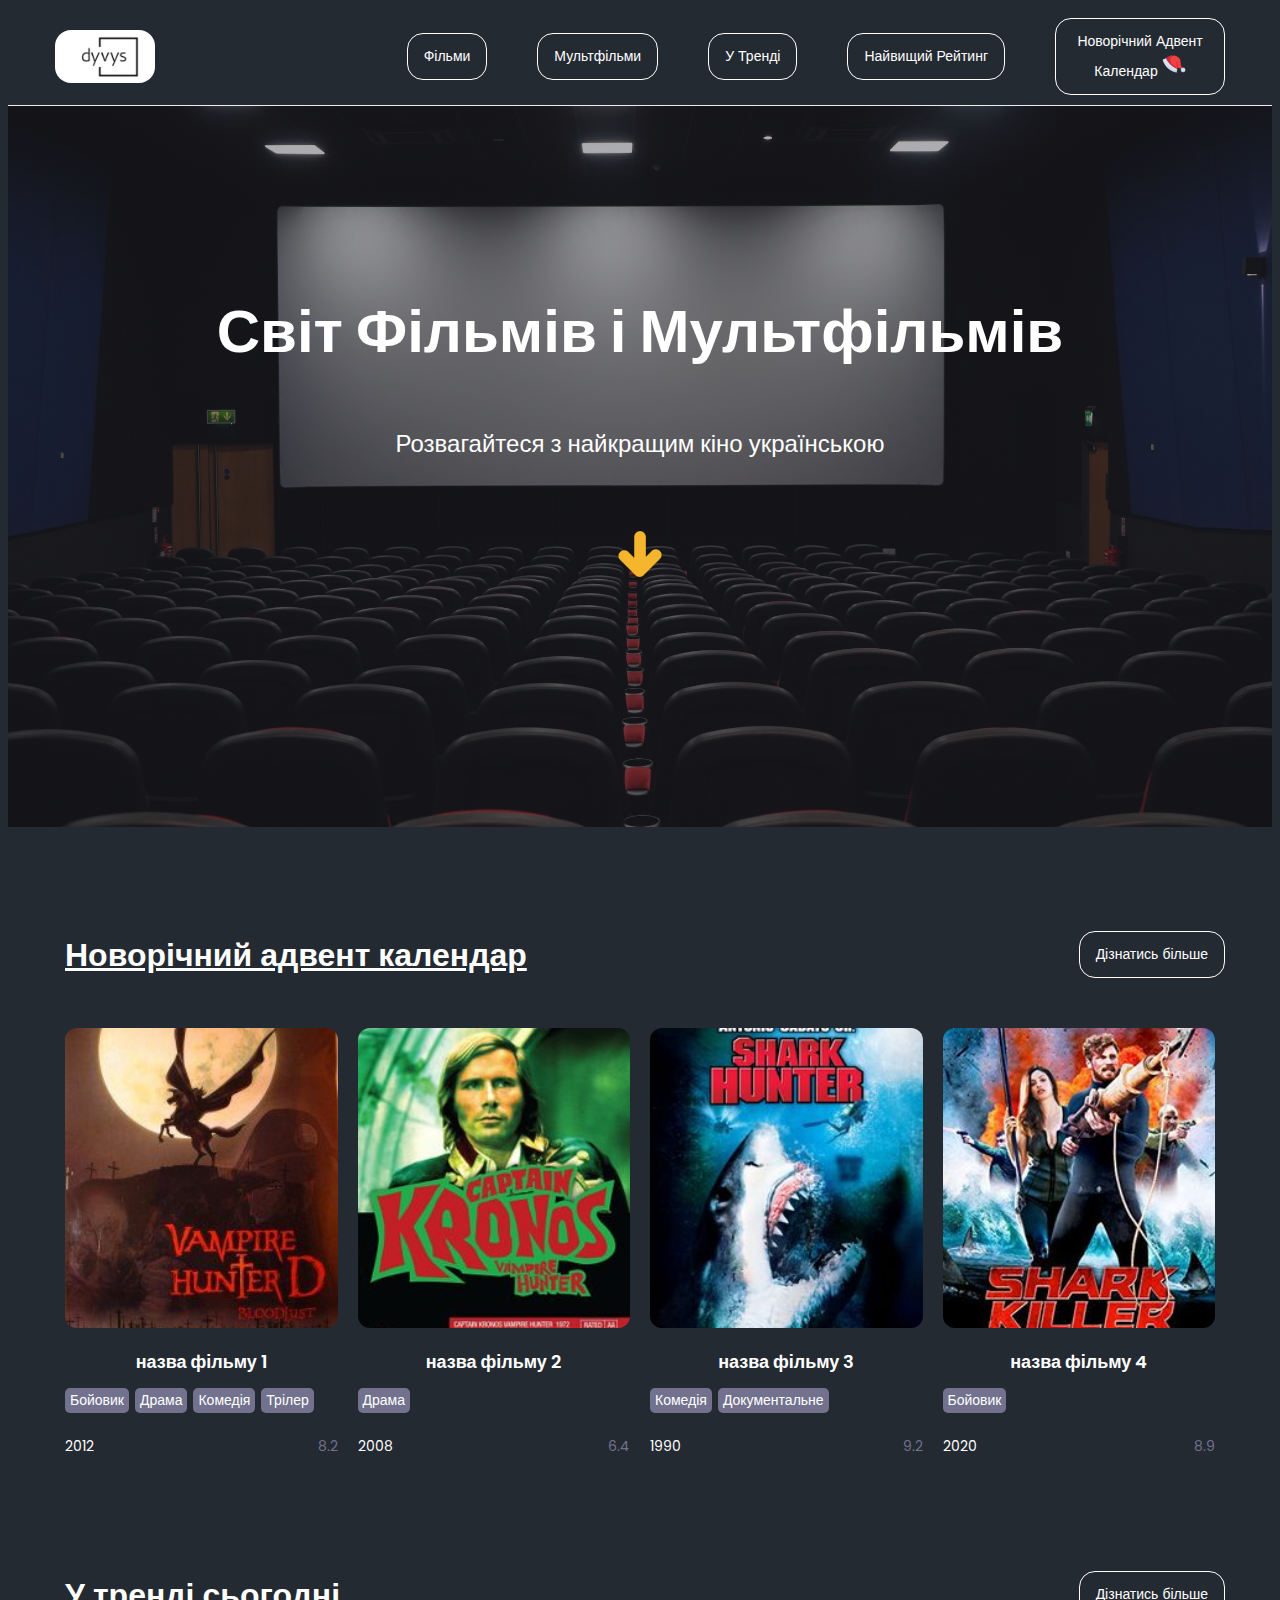
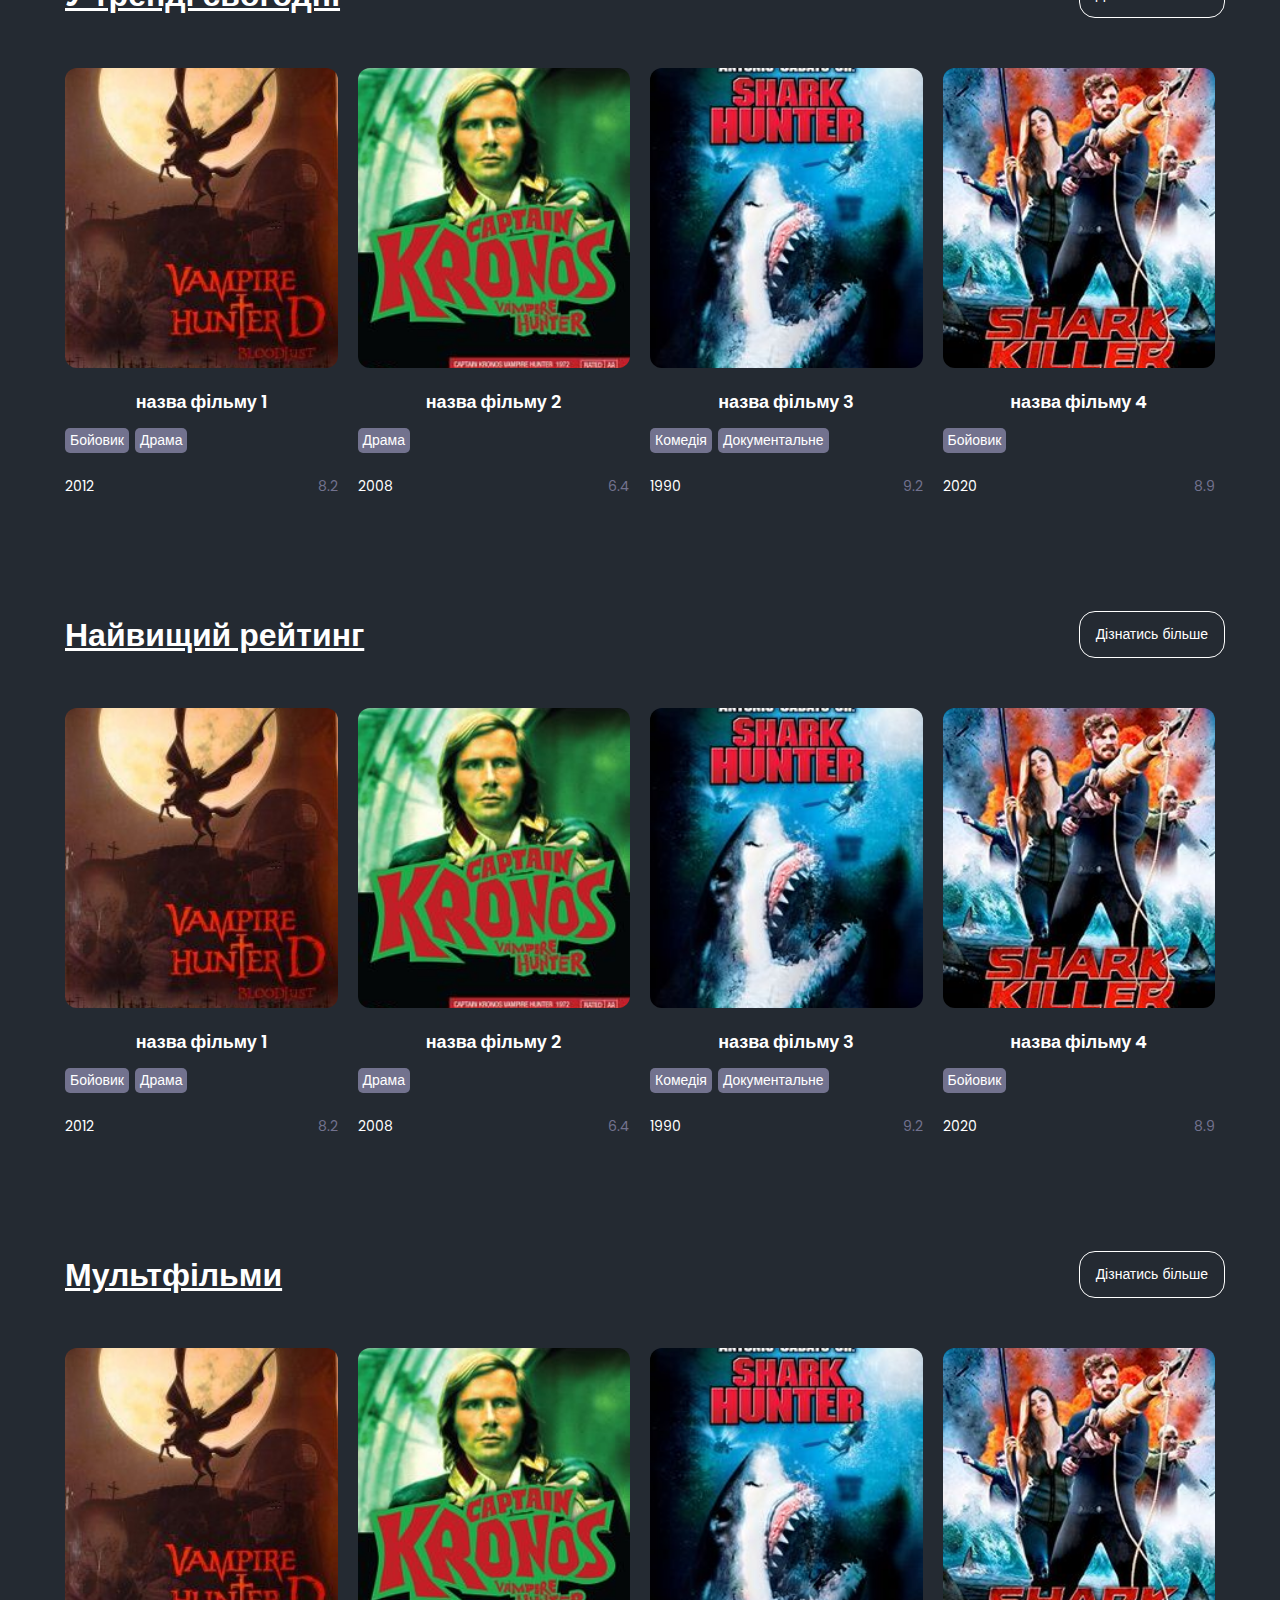
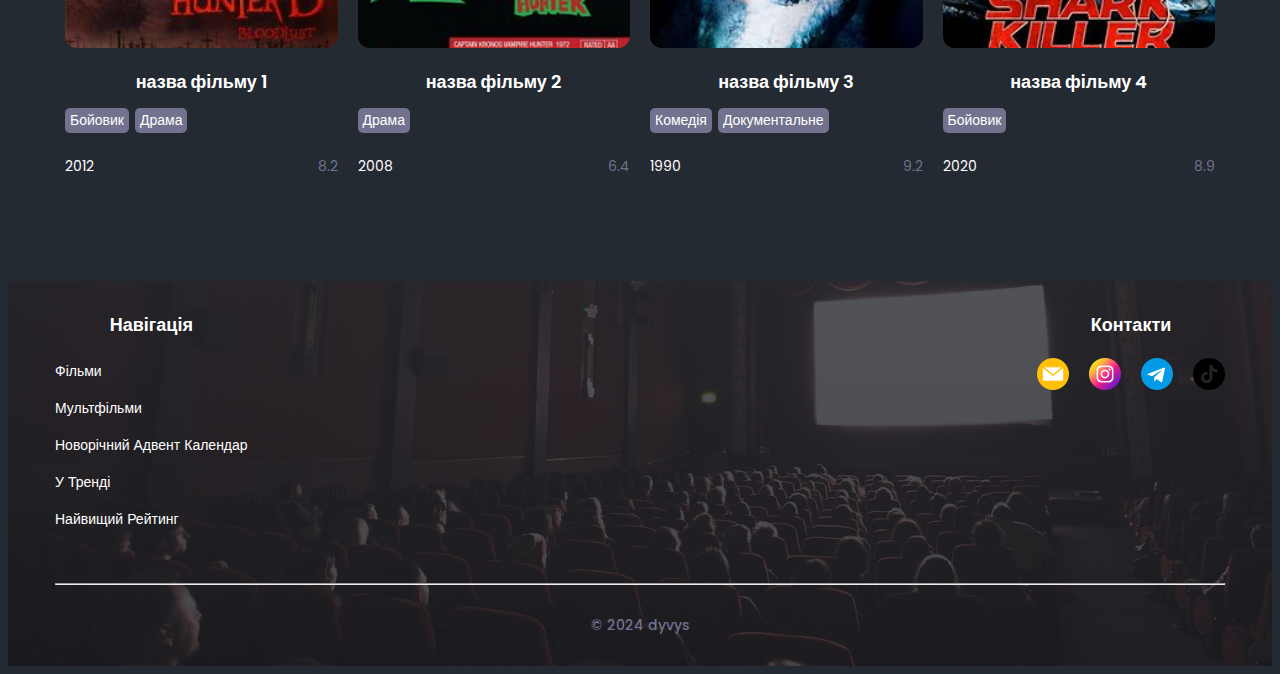
<file: index.html>
<!DOCTYPE html>
<html lang="en">
  <head>
    <meta charset="UTF-8" />
    <meta name="viewport" content="width=device-width, initial-scale=1.0" />
    <title>Домашня | Dyvys</title>
    <link
      rel="stylesheet"
      href="https://cdnjs.cloudflare.com/ajax/libs/modern-normalize/2.0.0/modern-normalize.min.css"
      integrity="sha512-4xo8blKMVCiXpTaLzQSLSw3KFOVPWhm/TRtuPVc4WG6kUgjH6J03IBuG7JZPkcWMxJ5huwaBpOpnwYElP/m6wg=="
      crossorigin="anonymous"
      referrerpolicy="no-referrer"
    />
    <link
      href="https://fonts.googleapis.com/css2?family=Poppins:wght@400;500;600;700&display=swap"
      rel="stylesheet"
    />
    <link rel="stylesheet" href="./styles/index.css" />
    <link
      rel="apple-touch-icon"
      sizes="180x180"
      href="./images/favicons/apple-touch-icon.png"
    />
    <link
      rel="icon"
      type="image/png"
      sizes="32x32"
      href="./images/favicons/favicon-32x32.png"
    />
    <link
      rel="icon"
      type="image/png"
      sizes="16x16"
      href="./images/favicons/favicon-16x16.png"
    />
    <link rel="manifest" href="./images/favicons/site.webmanifest" />
    <link
      rel="icon shortcut"
      href="./images//favicons/favicon.ico"
      type="image/ico"
    />
  </head>
  <body>
    <header class="header">
      <div class="container">
        <nav class="navigation">
          <a href="./index.html" class="header-navigation-logo-link">
            <img
              src="./images/logo.png"
              alt="Лого вебсайту"
              width="100px"
              class="header-navigation-logo"
            />
          </a>
          <ul class="list">
            <li class="item">
              <a href="./movies.html" class="link">фільми</a>
            </li>
            <li class="item">
              <a href="./cartoons.html" class="link">мультфільми</a>
            </li>

            <li class="item">
              <a href="./trends.html" class="link">у тренді</a>
            </li>
            <li class="item">
              <a href="./top-rated.html" class="link">найвищий рейтинг</a>
            </li>
            <li class="item">
              <a href="./advent-calenndar.html" class="link"
                >новорічний адвент календар
                <img
                  src="./images/header/santa-hat.png"
                  width="24px"
                  alt="Santa hat"
                  class="link-image"
              /></a>
            </li>
          </ul>
        </nav>

        <div class="mob-wrapper">
          <a href="./index.html" class="logo-link">
            <img
              src="./images/logo.png"
              alt="Лого вебсайту"
              width="60px"
              class="logo"
            />
          </a>

          <button type="button" class="burger-button js-mobile-menu-toggle">
            <img
              src="./images/header/menu-bar.png"
              alt="burger bar"
              width="36x"
              class="burger-image"
            />
          </button>

          <div class="mob-menu js-mobile-menu is-hidden">
            <button class="close-btn js-mobile-menu-close">
              <img
                src="./images/header/close.png"
                alt="cross"
                width="24px"
                class="cross-image"
              />
            </button>
            <ul class="list">
              <li class="item">
                <a href="./movies.html" class="link">фільми</a>
              </li>
              <li class="item">
                <a href="./cartoons.html" class="link">мультфільми</a>
              </li>

              <li class="item">
                <a href="./trends.html" class="link">у тренді</a>
              </li>
              <li class="item">
                <a href="./top-rated.html" class="link">найвищий рейтинг</a>
              </li>
              <li class="item">
                <a href="./advent-calenndar.html" class="link"
                  >новорічний адвент календар
                  <img
                    src="./images/header/santa-hat.png"
                    width="18px"
                    alt="Santa hat"
                    class="link-image"
                /></a>
              </li>
            </ul>
          </div>
        </div>
      </div>
    </header>

    <section class="section hero">
      <div class="container">
        <h1 class="hero-title">Світ Фільмів і Мультфільмів</h1>
        <p class="text">Розвагайтеся з найкращим кіно українською</p>
        <a href="#start" class="hero-arrow">
          <img src="./images/hero/arrow.png" alt="arrow bottom" width="46px"
        /></a>
      </div>
    </section>

    <div id="start"></div>

    <section class="section calendar">
      <div class="container accent-container">
        <div class="section-title-wrapper">
          <h2 class="title">Новорічний адвент календар</h2>
          <a href="./advent-calenndar.html" class="link">Дізнатись більше</a>
        </div>
        <ul class="movies-list">
          <li class="movies-item">
            <img
              src="./data/movie-photo.jpg"
              alt="назва фідльму"
              class="image"
              width="220px"
            />
            <div class="description-wrapper">
              <h3 class="movie-title">назва фільму 1</h3>
              <ul class="genres-list">
                <li class="gnre-item">
                  <p class="genre-text">Бойовик</p>
                </li>

                <li class="gnre-item">
                  <p class="genre-text">Драма</p>
                </li>

                <li class="gnre-item">
                  <p class="genre-text">Комедія</p>
                </li>
                <li class="gnre-item">
                  <p class="genre-text">Трілер</p>
                </li>
              </ul>
              <div class="movies-item-footer">
                <p class="movie-year">2012</p>
                <p class="movie-rating">8.2</p>
              </div>
            </div>
          </li>
          <li class="movies-item">
            <img
              src="./data/movie-2.jpeg"
              alt="назва фідльму"
              class="image"
              width="220px"
            />
            <div class="description-wrapper">
              <h3 class="movie-title">назва фільму 2</h3>
              <ul class="genres-list">
                <li class="gnre-item">
                  <p class="genre-text">Драма</p>
                </li>
              </ul>
              <div class="movies-item-footer">
                <p class="movie-year">2008</p>
                <p class="movie-rating">6.4</p>
              </div>
            </div>
          </li>
          <li class="movies-item">
            <img
              src="./data/moview-3.jpeg"
              alt="назва фідльму"
              class="image"
              width="220px"
            />
            <div class="description-wrapper">
              <h3 class="movie-title">назва фільму 3</h3>
              <ul class="genres-list">
                <li class="gnre-item">
                  <p class="genre-text">Комедія</p>
                </li>

                <li class="gnre-item">
                  <p class="genre-text">Документальне</p>
                </li>
              </ul>
              <div class="movies-item-footer">
                <p class="movie-year">1990</p>
                <p class="movie-rating">9.2</p>
              </div>
            </div>
          </li>
          <li class="movies-item">
            <img
              src="./data/movie-4.jpeg"
              alt="назва фідльму"
              class="image"
              width="220px"
            />
            <div class="description-wrapper">
              <h3 class="movie-title">назва фільму 4</h3>
              <ul class="genres-list">
                <li class="gnre-item">
                  <p class="genre-text">Бойовик</p>
                </li>
              </ul>
              <div class="movies-item-footer">
                <p class="movie-year">2020</p>
                <p class="movie-rating">8.9</p>
              </div>
            </div>
          </li>
        </ul>
      </div>
    </section>

    <section class="section trends">
      <div class="container accent-container">
        <div class="section-title-wrapper">
          <h2 class="title">У тренді сьогодні</h2>
          <a href="./trуnds.html" class="link">Дізнатись більше</a>
        </div>
        <ul class="movies-list">
          <li class="movies-item">
            <img
              src="./data/movie-photo.jpg"
              alt="назва фідльму"
              class="image"
              width="220px"
            />
            <div class="description-wrapper">
              <h3 class="movie-title">назва фільму 1</h3>
              <ul class="genres-list">
                <li class="gnre-item">
                  <p class="genre-text">Бойовик</p>
                </li>

                <li class="gnre-item">
                  <p class="genre-text">Драма</p>
                </li>
              </ul>
              <div class="movies-item-footer">
                <p class="movie-year">2012</p>
                <p class="movie-rating">8.2</p>
              </div>
            </div>
          </li>
          <li class="movies-item">
            <img
              src="./data/movie-2.jpeg"
              alt="назва фідльму"
              class="image"
              width="220px"
            />
            <div class="description-wrapper">
              <h3 class="movie-title">назва фільму 2</h3>
              <ul class="genres-list">
                <li class="gnre-item">
                  <p class="genre-text">Драма</p>
                </li>
              </ul>
              <div class="movies-item-footer">
                <p class="movie-year">2008</p>
                <p class="movie-rating">6.4</p>
              </div>
            </div>
          </li>
          <li class="movies-item">
            <img
              src="./data/moview-3.jpeg"
              alt="назва фідльму"
              class="image"
              width="220px"
            />
            <div class="description-wrapper">
              <h3 class="movie-title">назва фільму 3</h3>
              <ul class="genres-list">
                <li class="gnre-item">
                  <p class="genre-text">Комедія</p>
                </li>

                <li class="gnre-item">
                  <p class="genre-text">Документальне</p>
                </li>
              </ul>
              <div class="movies-item-footer">
                <p class="movie-year">1990</p>
                <p class="movie-rating">9.2</p>
              </div>
            </div>
          </li>
          <li class="movies-item">
            <img
              src="./data/movie-4.jpeg"
              alt="назва фідльму"
              class="image"
              width="220px"
            />
            <div class="description-wrapper">
              <h3 class="movie-title">назва фільму 4</h3>
              <ul class="genres-list">
                <li class="gnre-item">
                  <p class="genre-text">Бойовик</p>
                </li>
              </ul>
              <div class="movies-item-footer">
                <p class="movie-year">2020</p>
                <p class="movie-rating">8.9</p>
              </div>
            </div>
          </li>
        </ul>
      </div>
    </section>

    <section class="section rated">
      <div class="container accent-container">
        <div class="section-title-wrapper">
          <h2 class="title">Найвищий рейтинг</h2>
          <a href="./top-rated.html" class="link">Дізнатись більше</a>
        </div>
        <ul class="movies-list">
          <li class="movies-item">
            <img
              src="./data/movie-photo.jpg"
              alt="назва фідльму"
              class="image"
              width="220px"
            />
            <div class="description-wrapper">
              <h3 class="movie-title">назва фільму 1</h3>
              <ul class="genres-list">
                <li class="gnre-item">
                  <p class="genre-text">Бойовик</p>
                </li>

                <li class="gnre-item">
                  <p class="genre-text">Драма</p>
                </li>
              </ul>
              <div class="movies-item-footer">
                <p class="movie-year">2012</p>
                <p class="movie-rating">8.2</p>
              </div>
            </div>
          </li>
          <li class="movies-item">
            <img
              src="./data/movie-2.jpeg"
              alt="назва фідльму"
              class="image"
              width="220px"
            />
            <div class="description-wrapper">
              <h3 class="movie-title">назва фільму 2</h3>
              <ul class="genres-list">
                <li class="gnre-item">
                  <p class="genre-text">Драма</p>
                </li>
              </ul>
              <div class="movies-item-footer">
                <p class="movie-year">2008</p>
                <p class="movie-rating">6.4</p>
              </div>
            </div>
          </li>
          <li class="movies-item">
            <img
              src="./data/moview-3.jpeg"
              alt="назва фідльму"
              class="image"
              width="220px"
            />
            <div class="description-wrapper">
              <h3 class="movie-title">назва фільму 3</h3>
              <ul class="genres-list">
                <li class="gnre-item">
                  <p class="genre-text">Комедія</p>
                </li>

                <li class="gnre-item">
                  <p class="genre-text">Документальне</p>
                </li>
              </ul>
              <div class="movies-item-footer">
                <p class="movie-year">1990</p>
                <p class="movie-rating">9.2</p>
              </div>
            </div>
          </li>
          <li class="movies-item">
            <img
              src="./data/movie-4.jpeg"
              alt="назва фідльму"
              class="image"
              width="220px"
            />
            <div class="description-wrapper">
              <h3 class="movie-title">назва фільму 4</h3>
              <ul class="genres-list">
                <li class="gnre-item">
                  <p class="genre-text">Бойовик</p>
                </li>
              </ul>
              <div class="movies-item-footer">
                <p class="movie-year">2020</p>
                <p class="movie-rating">8.9</p>
              </div>
            </div>
          </li>
        </ul>
      </div>
    </section>

    <section class="section cartoons">
      <div class="container accent-container">
        <div class="section-title-wrapper">
          <h2 class="title">Мультфільми</h2>
          <a href="./cartoons.html" class="link">Дізнатись більше</a>
        </div>
        <ul class="movies-list">
          <li class="movies-item">
            <img
              src="./data/movie-photo.jpg"
              alt="назва фідльму"
              class="image"
              width="220px"
            />
            <div class="description-wrapper">
              <h3 class="movie-title">назва фільму 1</h3>
              <ul class="genres-list">
                <li class="gnre-item">
                  <p class="genre-text">Бойовик</p>
                </li>

                <li class="gnre-item">
                  <p class="genre-text">Драма</p>
                </li>
              </ul>
              <div class="movies-item-footer">
                <p class="movie-year">2012</p>
                <p class="movie-rating">8.2</p>
              </div>
            </div>
          </li>
          <li class="movies-item">
            <img
              src="./data/movie-2.jpeg"
              alt="назва фідльму"
              class="image"
              width="220px"
            />
            <div class="description-wrapper">
              <h3 class="movie-title">назва фільму 2</h3>
              <ul class="genres-list">
                <li class="gnre-item">
                  <p class="genre-text">Драма</p>
                </li>
              </ul>
              <div class="movies-item-footer">
                <p class="movie-year">2008</p>
                <p class="movie-rating">6.4</p>
              </div>
            </div>
          </li>
          <li class="movies-item">
            <img
              src="./data/moview-3.jpeg"
              alt="назва фідльму"
              class="image"
              width="220px"
            />
            <div class="description-wrapper">
              <h3 class="movie-title">назва фільму 3</h3>
              <ul class="genres-list">
                <li class="gnre-item">
                  <p class="genre-text">Комедія</p>
                </li>

                <li class="gnre-item">
                  <p class="genre-text">Документальне</p>
                </li>
              </ul>
              <div class="movies-item-footer">
                <p class="movie-year">1990</p>
                <p class="movie-rating">9.2</p>
              </div>
            </div>
          </li>
          <li class="movies-item">
            <img
              src="./data/movie-4.jpeg"
              alt="назва фідльму"
              class="image"
              width="220px"
            />
            <div class="description-wrapper">
              <h3 class="movie-title">назва фільму 4</h3>
              <ul class="genres-list">
                <li class="gnre-item">
                  <p class="genre-text">Бойовик</p>
                </li>
              </ul>
              <div class="movies-item-footer">
                <p class="movie-year">2020</p>
                <p class="movie-rating">8.9</p>
              </div>
            </div>
          </li>
        </ul>
      </div>
    </section>

    <footer class="footer">
      <div class="container">
        <ul class="footer-list">
          <li class="item">
            <h2 class="footer-title">Навігація</h2>
            <ul class="footer-navigation-list">
              <li class="footer-navigation-item">
                <a href="./movies.html" class="link">фільми</a>
              </li>
              <li class="footer-navigation-item">
                <a href="./cartoons.html" class="link">мультфільми</a>
              </li>
              <li class="footer-navigation-item">
                <a href="./advent-calenndar.html" class="link"
                  >новорічний адвент календар</a
                >
              </li>
              <li class="footer-navigation-item">
                <a href="./trends.html" class="link">у тренді</a>
              </li>
              <li class="footer-navigation-item">
                <a href="./top-rated.html" class="link">найвищий рейтинг</a>
              </li>
            </ul>
          </li>

          <li class="item">
            <h2 class="footer-title">Контакти</h2>
            <ul class="footer-contacts-list">
              <li class="footer-contacts-item">
                <a href="#" class="footer-contact-social-link">
                  <img
                    src="./images/footer/email.png"
                    alt="mail"
                    width="32px"
                  />
                </a>
              </li>
              <li class="footer-contacts-item">
                <a href="#" class="footer-contact-social-link">
                  <img
                    src="./images/footer/instagram.png"
                    alt="instagram"
                    width="32px"
                  />
                </a>
              </li>
              <li class="footer-contacts-item">
                <a href="#" class="footer-contact-social-link">
                  <img
                    src="./images/footer/telegram.png"
                    alt="telegram"
                    width="32px"
                  />
                </a>
              </li>
              <li class="footer-contacts-item">
                <a href="#" class="footer-contact-social-link">
                  <img
                    src="./images/footer/tiktok.png"
                    alt="tiktok"
                    width="32px"
                  />
                </a>
              </li>
            </ul>
          </li>
        </ul>
        <hr />
        <h3 class="copyright">&copy; 2024 dyvys</h3>
      </div>
    </footer>

    <script src="./scripts/burger-btn.js" type="module"></script>
  </body>
</html>
</file>
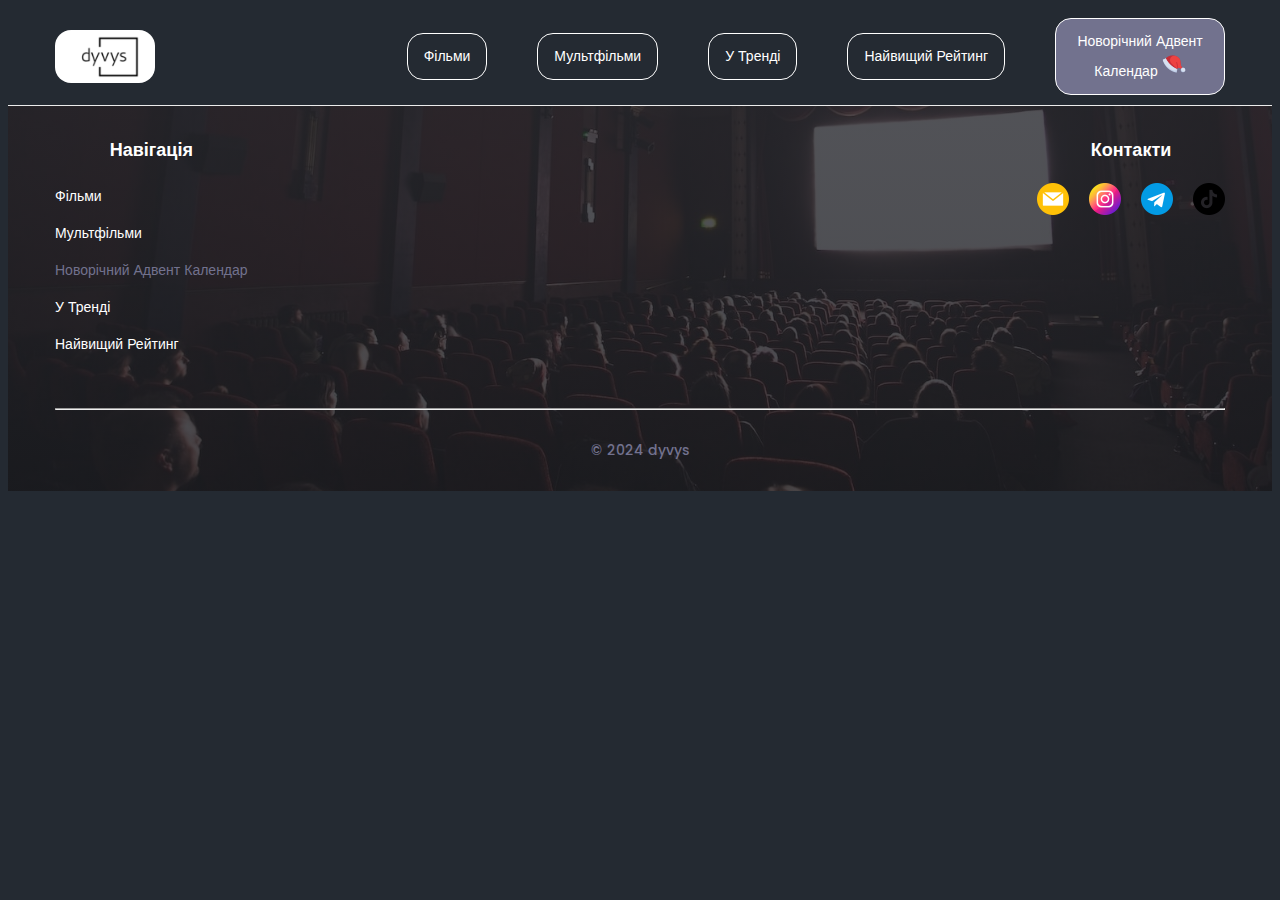
<file: advent-calenndar.html>
<!DOCTYPE html>
<html lang="en">
  <head>
    <meta charset="UTF-8" />
    <meta name="viewport" content="width=device-width, initial-scale=1.0" />
    <title>Новорічний Адвент Календар | Dyvys</title>
    <link
      rel="stylesheet"
      href="https://cdnjs.cloudflare.com/ajax/libs/modern-normalize/2.0.0/modern-normalize.min.css"
      integrity="sha512-4xo8blKMVCiXpTaLzQSLSw3KFOVPWhm/TRtuPVc4WG6kUgjH6J03IBuG7JZPkcWMxJ5huwaBpOpnwYElP/m6wg=="
      crossorigin="anonymous"
      referrerpolicy="no-referrer"
    />
    <link
      href="https://fonts.googleapis.com/css2?family=Poppins:wght@400;500;600;700&display=swap"
      rel="stylesheet"
    />
    <link rel="stylesheet" href="./styles/index.css" />
    <link
      rel="apple-touch-icon"
      sizes="180x180"
      href="./images/favicons/apple-touch-icon.png"
    />
    <link
      rel="icon"
      type="image/png"
      sizes="32x32"
      href="./images/favicons/favicon-32x32.png"
    />
    <link
      rel="icon"
      type="image/png"
      sizes="16x16"
      href="./images/favicons/favicon-16x16.png"
    />
    <link rel="manifest" href="./images/favicons/site.webmanifest" />
    <link
      rel="icon shortcut"
      href="./images//favicons/favicon.ico"
      type="image/ico"
    />
  </head>
  <body>
    <header class="header">
      <div class="container">
        <nav class="navigation">
          <a href="./index.html" class="header-navigation-logo-link">
            <img
              src="./images/logo.png"
              alt="Лого вебсайту"
              width="100px"
              class="header-navigation-logo"
            />
          </a>
          <ul class="list">
            <li class="item">
              <a href="./movies.html" class="link">фільми</a>
            </li>
            <li class="item">
              <a href="./cartoons.html" class="link">мультфільми</a>
            </li>

            <li class="item">
              <a href="./trends.html" class="link">у тренді</a>
            </li>
            <li class="item">
              <a href="./top-rated.html" class="link">найвищий рейтинг</a>
            </li>
            <li class="item">
              <a href="./advent-calenndar.html" class="link active-link"
                >новорічний адвент календар
                <img
                  src="./images/header/santa-hat.png"
                  width="24px"
                  alt="Santa hat"
                  class="link-image"
              /></a>
            </li>
          </ul>
        </nav>

        <div class="mob-wrapper">
          <a href="./index.html" class="logo-link">
            <img
              src="./images/logo.png"
              alt="Лого вебсайту"
              width="60px"
              class="logo"
            />
          </a>

          <button type="button" class="burger-button js-mobile-menu-toggle">
            <img
              src="./images/header/menu-bar.png"
              alt="burger bar"
              width="36x"
              class="burger-image"
            />
          </button>

          <div class="mob-menu js-mobile-menu is-hidden">
            <button class="close-btn js-mobile-menu-close">
              <img
                src="./images/header/close.png"
                alt="cross"
                width="24px"
                class="cross-image"
              />
            </button>
            <ul class="list">
              <li class="item">
                <a href="./movies.html" class="link">фільми</a>
              </li>
              <li class="item">
                <a href="./cartoons.html" class="link">мультфільми</a>
              </li>

              <li class="item">
                <a href="./trends.html" class="link">у тренді</a>
              </li>
              <li class="item">
                <a href="./top-rated.html" class="link">найвищий рейтинг</a>
              </li>
              <li class="item">
                <a href="./advent-calenndar.html" class="link active-link"
                  >новорічний адвент календар
                  <img
                    src="./images/header/santa-hat.png"
                    width="18px"
                    alt="Santa hat"
                    class="link-image"
                /></a>
              </li>
            </ul>
          </div>
        </div>
      </div>
    </header>

    <footer class="footer">
      <div class="container">
        <ul class="footer-list">
          <li class="item">
            <h2 class="footer-title">Навігація</h2>
            <ul class="footer-navigation-list">
              <li class="footer-navigation-item">
                <a href="./movies.html" class="link">фільми</a>
              </li>
              <li class="footer-navigation-item">
                <a href="./cartoons.html" class="link">мультфільми</a>
              </li>
              <li class="footer-navigation-item">
                <a
                  href="./advent-calenndar.html"
                  class="link active-footer-link"
                  >новорічний адвент календар</a
                >
              </li>
              <li class="footer-navigation-item">
                <a href="./trends.html" class="link">у тренді</a>
              </li>
              <li class="footer-navigation-item">
                <a href="./top-rated.html" class="link">найвищий рейтинг</a>
              </li>
            </ul>
          </li>

          <li class="item">
            <h2 class="footer-title">Контакти</h2>
            <ul class="footer-contacts-list">
              <li class="footer-contacts-item">
                <a href="#" class="footer-contact-social-link">
                  <img
                    src="./images/footer/email.png"
                    alt="mail"
                    width="32px"
                  />
                </a>
              </li>
              <li class="footer-contacts-item">
                <a href="#" class="footer-contact-social-link">
                  <img
                    src="./images/footer/instagram.png"
                    alt="instagram"
                    width="32px"
                  />
                </a>
              </li>
              <li class="footer-contacts-item">
                <a href="#" class="footer-contact-social-link">
                  <img
                    src="./images/footer/telegram.png"
                    alt="telegram"
                    width="32px"
                  />
                </a>
              </li>
              <li class="footer-contacts-item">
                <a href="#" class="footer-contact-social-link">
                  <img
                    src="./images/footer/tiktok.png"
                    alt="tiktok"
                    width="32px"
                  />
                </a>
              </li>
            </ul>
          </li>
        </ul>
        <hr />
        <h3 class="copyright">&copy; 2024 dyvys</h3>
      </div>
    </footer>

    <script src="./scripts/burger-btn.js" type="module"></script>
  </body>
</html>
</file>
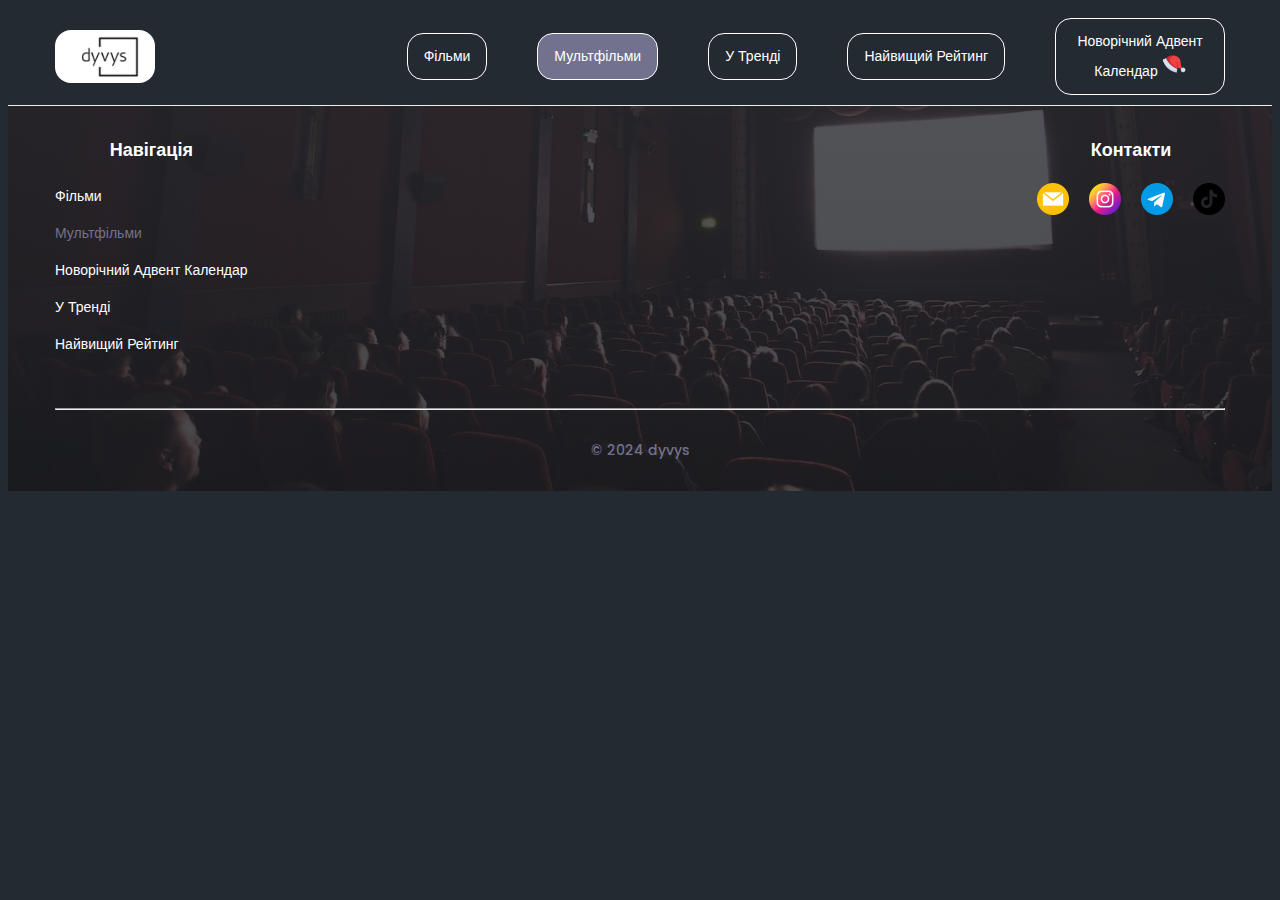
<file: cartoons.html>
<!DOCTYPE html>
<html lang="en">
  <head>
    <meta charset="UTF-8" />
    <meta name="viewport" content="width=device-width, initial-scale=1.0" />
    <title>Мультфільми | Dyvys</title>
    <link
      rel="stylesheet"
      href="https://cdnjs.cloudflare.com/ajax/libs/modern-normalize/2.0.0/modern-normalize.min.css"
      integrity="sha512-4xo8blKMVCiXpTaLzQSLSw3KFOVPWhm/TRtuPVc4WG6kUgjH6J03IBuG7JZPkcWMxJ5huwaBpOpnwYElP/m6wg=="
      crossorigin="anonymous"
      referrerpolicy="no-referrer"
    />
    <link
      href="https://fonts.googleapis.com/css2?family=Poppins:wght@400;500;600;700&display=swap"
      rel="stylesheet"
    />
    <link rel="stylesheet" href="./styles/index.css" />
    <link
      rel="apple-touch-icon"
      sizes="180x180"
      href="./images/favicons/apple-touch-icon.png"
    />
    <link
      rel="icon"
      type="image/png"
      sizes="32x32"
      href="./images/favicons/favicon-32x32.png"
    />
    <link
      rel="icon"
      type="image/png"
      sizes="16x16"
      href="./images/favicons/favicon-16x16.png"
    />
    <link rel="manifest" href="./images/favicons/site.webmanifest" />
    <link
      rel="icon shortcut"
      href="./images//favicons/favicon.ico"
      type="image/ico"
    />
  </head>
  <body>
    <header class="header">
      <div class="container">
        <nav class="navigation">
          <a href="./index.html" class="header-navigation-logo-link">
            <img
              src="./images/logo.png"
              alt="Лого вебсайту"
              width="100px"
              class="header-navigation-logo"
            />
          </a>
          <ul class="list">
            <li class="item">
              <a href="./movies.html" class="link">фільми</a>
            </li>
            <li class="item">
              <a href="./cartoons.html" class="link active-link">мультфільми</a>
            </li>

            <li class="item">
              <a href="./trends.html" class="link">у тренді</a>
            </li>
            <li class="item">
              <a href="./top-rated.html" class="link">найвищий рейтинг</a>
            </li>
            <li class="item">
              <a href="./advent-calenndar.html" class="link"
                >новорічний адвент календар
                <img
                  src="./images/header/santa-hat.png"
                  width="24px"
                  alt="Santa hat"
                  class="link-image"
              /></a>
            </li>
          </ul>
        </nav>

        <div class="mob-wrapper">
          <a href="./index.html" class="logo-link">
            <img
              src="./images/logo.png"
              alt="Лого вебсайту"
              width="60px"
              class="logo"
            />
          </a>

          <button type="button" class="burger-button js-mobile-menu-toggle">
            <img
              src="./images/header/menu-bar.png"
              alt="burger bar"
              width="36x"
              class="burger-image"
            />
          </button>

          <div class="mob-menu js-mobile-menu is-hidden">
            <button class="close-btn js-mobile-menu-close">
              <img
                src="./images/header/close.png"
                alt="cross"
                width="24px"
                class="cross-image"
              />
            </button>
            <ul class="list">
              <li class="item">
                <a href="./movies.html" class="link">фільми</a>
              </li>
              <li class="item">
                <a href="./cartoons.html" class="link active-link"
                  >мультфільми</a
                >
              </li>

              <li class="item">
                <a href="./trends.html" class="link">у тренді</a>
              </li>
              <li class="item">
                <a href="./top-rated.html" class="link">найвищий рейтинг</a>
              </li>
              <li class="item">
                <a href="./advent-calenndar.html" class="link"
                  >новорічний адвент календар
                  <img
                    src="./images/header/santa-hat.png"
                    width="18px"
                    alt="Santa hat"
                    class="link-image"
                /></a>
              </li>
            </ul>
          </div>
        </div>
      </div>
    </header>

    <footer class="footer">
      <div class="container">
        <ul class="footer-list">
          <li class="item">
            <h2 class="footer-title">Навігація</h2>
            <ul class="footer-navigation-list">
              <li class="footer-navigation-item">
                <a href="./movies.html" class="link">фільми</a>
              </li>
              <li class="footer-navigation-item">
                <a href="./cartoons.html" class="link active-footer-link"
                  >мультфільми</a
                >
              </li>
              <li class="footer-navigation-item">
                <a href="./advent-calenndar.html" class="link"
                  >новорічний адвент календар</a
                >
              </li>
              <li class="footer-navigation-item">
                <a href="./trends.html" class="link">у тренді</a>
              </li>
              <li class="footer-navigation-item">
                <a href="./top-rated.html" class="link">найвищий рейтинг</a>
              </li>
            </ul>
          </li>

          <li class="item">
            <h2 class="footer-title">Контакти</h2>
            <ul class="footer-contacts-list">
              <li class="footer-contacts-item">
                <a href="#" class="footer-contact-social-link">
                  <img
                    src="./images/footer/email.png"
                    alt="mail"
                    width="32px"
                  />
                </a>
              </li>
              <li class="footer-contacts-item">
                <a href="#" class="footer-contact-social-link">
                  <img
                    src="./images/footer/instagram.png"
                    alt="instagram"
                    width="32px"
                  />
                </a>
              </li>
              <li class="footer-contacts-item">
                <a href="#" class="footer-contact-social-link">
                  <img
                    src="./images/footer/telegram.png"
                    alt="telegram"
                    width="32px"
                  />
                </a>
              </li>
              <li class="footer-contacts-item">
                <a href="#" class="footer-contact-social-link">
                  <img
                    src="./images/footer/tiktok.png"
                    alt="tiktok"
                    width="32px"
                  />
                </a>
              </li>
            </ul>
          </li>
        </ul>
        <hr />
        <h3 class="copyright">&copy; 2024 dyvys</h3>
      </div>
    </footer>

    <script src="./scripts/burger-btn.js" type="module"></script>
  </body>
</html>
</file>
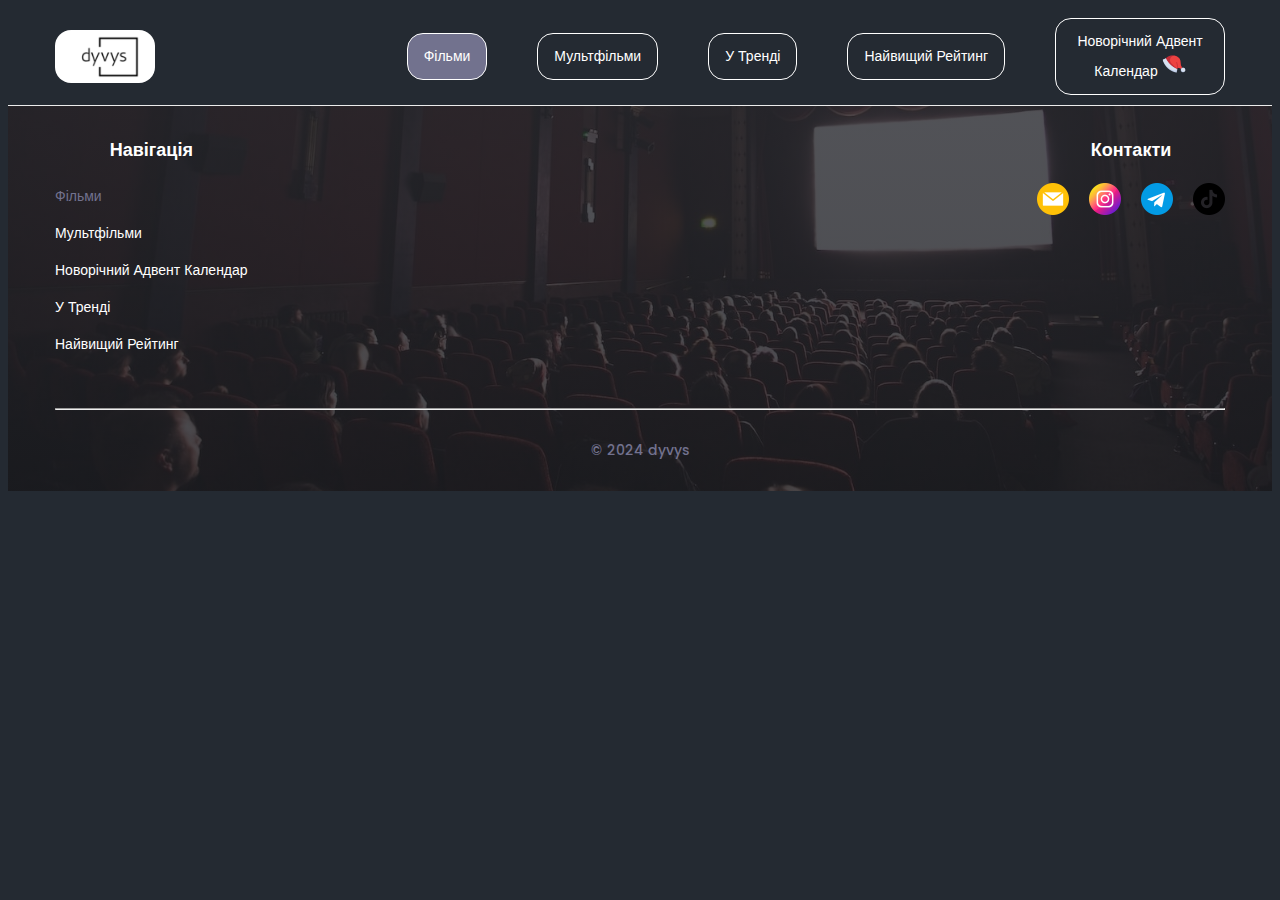
<file: movies.html>
<!DOCTYPE html>
<html lang="en">
  <head>
    <meta charset="UTF-8" />
    <meta name="viewport" content="width=device-width, initial-scale=1.0" />
    <title>Фільми | Dyvys</title>
    <link
      rel="stylesheet"
      href="https://cdnjs.cloudflare.com/ajax/libs/modern-normalize/2.0.0/modern-normalize.min.css"
      integrity="sha512-4xo8blKMVCiXpTaLzQSLSw3KFOVPWhm/TRtuPVc4WG6kUgjH6J03IBuG7JZPkcWMxJ5huwaBpOpnwYElP/m6wg=="
      crossorigin="anonymous"
      referrerpolicy="no-referrer"
    />
    <link
      href="https://fonts.googleapis.com/css2?family=Poppins:wght@400;500;600;700&display=swap"
      rel="stylesheet"
    />
    <link rel="stylesheet" href="./styles/index.css" />
    <link
      rel="apple-touch-icon"
      sizes="180x180"
      href="./images/favicons/apple-touch-icon.png"
    />
    <link
      rel="icon"
      type="image/png"
      sizes="32x32"
      href="./images/favicons/favicon-32x32.png"
    />
    <link
      rel="icon"
      type="image/png"
      sizes="16x16"
      href="./images/favicons/favicon-16x16.png"
    />
    <link rel="manifest" href="./images/favicons/site.webmanifest" />
    <link
      rel="icon shortcut"
      href="./images//favicons/favicon.ico"
      type="image/ico"
    />
  </head>
  <body>
    <header class="header">
      <div class="container">
        <nav class="navigation">
          <a href="./index.html" class="header-navigation-logo-link">
            <img
              src="./images/logo.png"
              alt="Лого вебсайту"
              width="100px"
              class="header-navigation-logo"
            />
          </a>
          <ul class="list">
            <li class="item">
              <a href="./movies.html" class="link active-link">фільми</a>
            </li>
            <li class="item">
              <a href="./cartoons.html" class="link">мультфільми</a>
            </li>

            <li class="item">
              <a href="./trends.html" class="link">у тренді</a>
            </li>
            <li class="item">
              <a href="./top-rated.html" class="link">найвищий рейтинг</a>
            </li>
            <li class="item">
              <a href="./advent-calenndar.html" class="link"
                >новорічний адвент календар
                <img
                  src="./images/header/santa-hat.png"
                  width="24px"
                  alt="Santa hat"
                  class="link-image"
              /></a>
            </li>
          </ul>
        </nav>

        <div class="mob-wrapper">
          <a href="./index.html" class="logo-link">
            <img
              src="./images/logo.png"
              alt="Лого вебсайту"
              width="60px"
              class="logo"
            />
          </a>

          <button type="button" class="burger-button js-mobile-menu-toggle">
            <img
              src="./images/header/menu-bar.png"
              alt="burger bar"
              width="36x"
              class="burger-image"
            />
          </button>

          <div class="mob-menu js-mobile-menu is-hidden">
            <button class="close-btn js-mobile-menu-close">
              <img
                src="./images/header/close.png"
                alt="cross"
                width="24px"
                class="cross-image"
              />
            </button>
            <ul class="list">
              <li class="item">
                <a href="./movies.html" class="link active-link">фільми</a>
              </li>
              <li class="item">
                <a href="./cartoons.html" class="link">мультфільми</a>
              </li>

              <li class="item">
                <a href="./trends.html" class="link">у тренді</a>
              </li>
              <li class="item">
                <a href="./top-rated.html" class="link">найвищий рейтинг</a>
              </li>
              <li class="item">
                <a href="./advent-calenndar.html" class="link"
                  >новорічний адвент календар
                  <img
                    src="./images/header/santa-hat.png"
                    width="18px"
                    alt="Santa hat"
                    class="link-image"
                /></a>
              </li>
            </ul>
          </div>
        </div>
      </div>
    </header>

    <footer class="footer">
      <div class="container">
        <ul class="footer-list">
          <li class="item">
            <h2 class="footer-title">Навігація</h2>
            <ul class="footer-navigation-list">
              <li class="footer-navigation-item">
                <a href="./movies.html" class="link active-footer-link"
                  >фільми</a
                >
              </li>
              <li class="footer-navigation-item">
                <a href="./cartoons.html" class="link">мультфільми</a>
              </li>
              <li class="footer-navigation-item">
                <a href="./advent-calenndar.html" class="link"
                  >новорічний адвент календар</a
                >
              </li>
              <li class="footer-navigation-item">
                <a href="./trends.html" class="link">у тренді</a>
              </li>
              <li class="footer-navigation-item">
                <a href="./top-rated.html" class="link">найвищий рейтинг</a>
              </li>
            </ul>
          </li>

          <li class="item">
            <h2 class="footer-title">Контакти</h2>
            <ul class="footer-contacts-list">
              <li class="footer-contacts-item">
                <a href="#" class="footer-contact-social-link">
                  <img
                    src="./images/footer/email.png"
                    alt="mail"
                    width="32px"
                  />
                </a>
              </li>
              <li class="footer-contacts-item">
                <a href="#" class="footer-contact-social-link">
                  <img
                    src="./images/footer/instagram.png"
                    alt="instagram"
                    width="32px"
                  />
                </a>
              </li>
              <li class="footer-contacts-item">
                <a href="#" class="footer-contact-social-link">
                  <img
                    src="./images/footer/telegram.png"
                    alt="telegram"
                    width="32px"
                  />
                </a>
              </li>
              <li class="footer-contacts-item">
                <a href="#" class="footer-contact-social-link">
                  <img
                    src="./images/footer/tiktok.png"
                    alt="tiktok"
                    width="32px"
                  />
                </a>
              </li>
            </ul>
          </li>
        </ul>
        <hr />
        <h3 class="copyright">&copy; 2024 dyvys</h3>
      </div>
    </footer>

    <script src="./scripts/burger-btn.js" type="module"></script>
  </body>
</html>
</file>
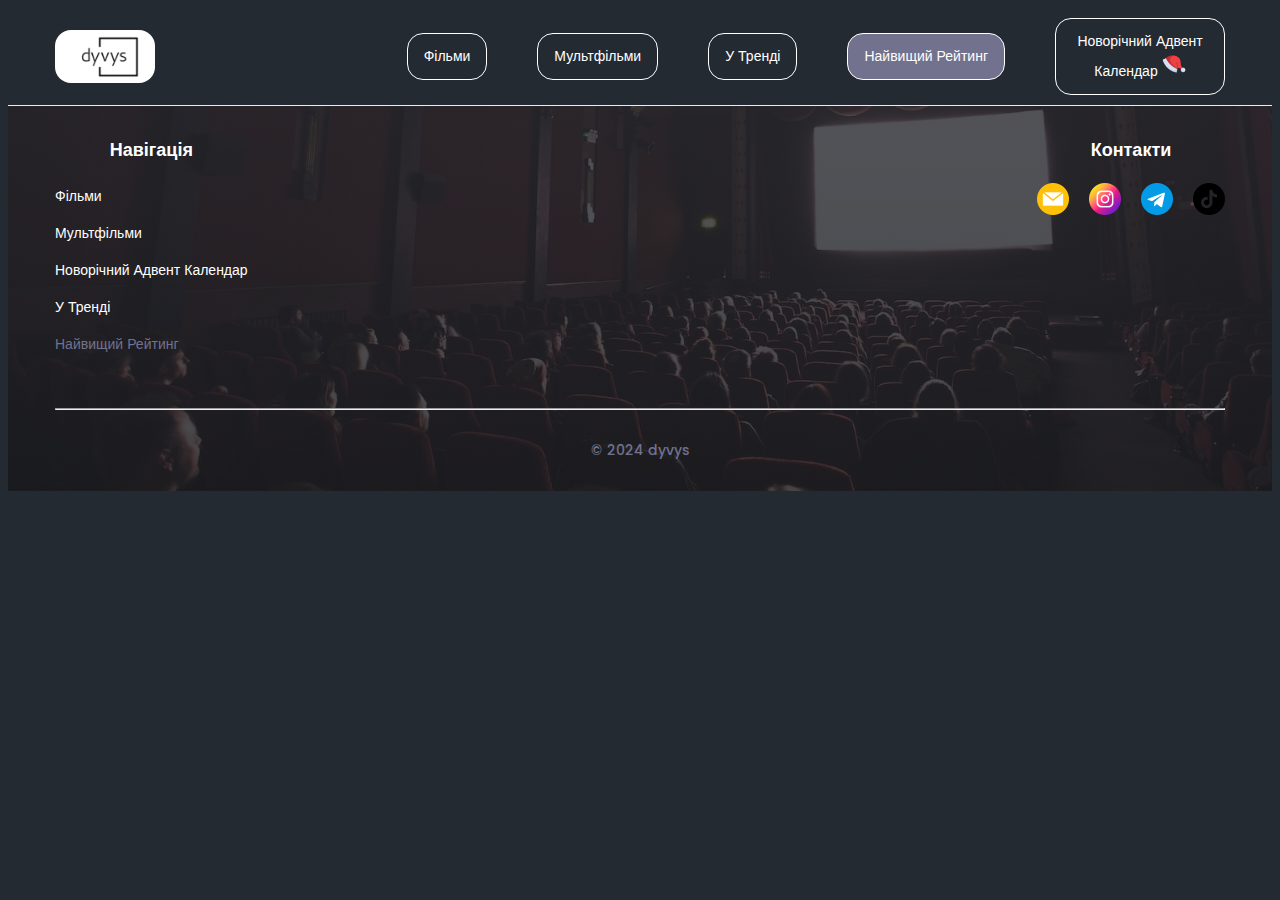
<file: top-rated.html>
<!DOCTYPE html>
<html lang="en">
  <head>
    <meta charset="UTF-8" />
    <meta name="viewport" content="width=device-width, initial-scale=1.0" />
    <title>Найвищий Рейтинг | Dyvys</title>
    <link
      rel="stylesheet"
      href="https://cdnjs.cloudflare.com/ajax/libs/modern-normalize/2.0.0/modern-normalize.min.css"
      integrity="sha512-4xo8blKMVCiXpTaLzQSLSw3KFOVPWhm/TRtuPVc4WG6kUgjH6J03IBuG7JZPkcWMxJ5huwaBpOpnwYElP/m6wg=="
      crossorigin="anonymous"
      referrerpolicy="no-referrer"
    />
    <link
      href="https://fonts.googleapis.com/css2?family=Poppins:wght@400;500;600;700&display=swap"
      rel="stylesheet"
    />
    <link rel="stylesheet" href="./styles/index.css" />
    <link
      rel="apple-touch-icon"
      sizes="180x180"
      href="./images/favicons/apple-touch-icon.png"
    />
    <link
      rel="icon"
      type="image/png"
      sizes="32x32"
      href="./images/favicons/favicon-32x32.png"
    />
    <link
      rel="icon"
      type="image/png"
      sizes="16x16"
      href="./images/favicons/favicon-16x16.png"
    />
    <link rel="manifest" href="./images/favicons/site.webmanifest" />
    <link
      rel="icon shortcut"
      href="./images//favicons/favicon.ico"
      type="image/ico"
    />
  </head>
  <body>
    <header class="header">
      <div class="container">
        <nav class="navigation">
          <a href="./index.html" class="header-navigation-logo-link">
            <img
              src="./images/logo.png"
              alt="Лого вебсайту"
              width="100px"
              class="header-navigation-logo"
            />
          </a>
          <ul class="list">
            <li class="item">
              <a href="./movies.html" class="link">фільми</a>
            </li>
            <li class="item">
              <a href="./cartoons.html" class="link">мультфільми</a>
            </li>

            <li class="item">
              <a href="./trends.html" class="link">у тренді</a>
            </li>
            <li class="item">
              <a href="./top-rated.html" class="link active-link"
                >найвищий рейтинг</a
              >
            </li>
            <li class="item">
              <a href="./advent-calenndar.html" class="link"
                >новорічний адвент календар
                <img
                  src="./images/header/santa-hat.png"
                  width="24px"
                  alt="Santa hat"
                  class="link-image"
              /></a>
            </li>
          </ul>
        </nav>

        <div class="mob-wrapper">
          <a href="./index.html" class="logo-link">
            <img
              src="./images/logo.png"
              alt="Лого вебсайту"
              width="60px"
              class="logo"
            />
          </a>

          <button type="button" class="burger-button js-mobile-menu-toggle">
            <img
              src="./images/header/menu-bar.png"
              alt="burger bar"
              width="36x"
              class="burger-image"
            />
          </button>

          <div class="mob-menu js-mobile-menu is-hidden">
            <button class="close-btn js-mobile-menu-close">
              <img
                src="./images/header/close.png"
                alt="cross"
                width="24px"
                class="cross-image"
              />
            </button>
            <ul class="list">
              <li class="item">
                <a href="./movies.html" class="link">фільми</a>
              </li>
              <li class="item">
                <a href="./cartoons.html" class="link">мультфільми</a>
              </li>

              <li class="item">
                <a href="./trends.html" class="link">у тренді</a>
              </li>
              <li class="item">
                <a href="./top-rated.html" class="link active-link"
                  >найвищий рейтинг</a
                >
              </li>
              <li class="item">
                <a href="./advent-calenndar.html" class="link"
                  >новорічний адвент календар
                  <img
                    src="./images/header/santa-hat.png"
                    width="18px"
                    alt="Santa hat"
                    class="link-image"
                /></a>
              </li>
            </ul>
          </div>
        </div>
      </div>
    </header>

    <footer class="footer">
      <div class="container">
        <ul class="footer-list">
          <li class="item">
            <h2 class="footer-title">Навігація</h2>
            <ul class="footer-navigation-list">
              <li class="footer-navigation-item">
                <a href="./movies.html" class="link">фільми</a>
              </li>
              <li class="footer-navigation-item">
                <a href="./cartoons.html" class="link">мультфільми</a>
              </li>
              <li class="footer-navigation-item">
                <a href="./advent-calenndar.html" class="link"
                  >новорічний адвент календар</a
                >
              </li>
              <li class="footer-navigation-item">
                <a href="./trends.html" class="link">у тренді</a>
              </li>
              <li class="footer-navigation-item">
                <a href="./top-rated.html" class="link active-footer-link"
                  >найвищий рейтинг</a
                >
              </li>
            </ul>
          </li>

          <li class="item">
            <h2 class="footer-title">Контакти</h2>
            <ul class="footer-contacts-list">
              <li class="footer-contacts-item">
                <a href="#" class="footer-contact-social-link">
                  <img
                    src="./images/footer/email.png"
                    alt="mail"
                    width="32px"
                  />
                </a>
              </li>
              <li class="footer-contacts-item">
                <a href="#" class="footer-contact-social-link">
                  <img
                    src="./images/footer/instagram.png"
                    alt="instagram"
                    width="32px"
                  />
                </a>
              </li>
              <li class="footer-contacts-item">
                <a href="#" class="footer-contact-social-link">
                  <img
                    src="./images/footer/telegram.png"
                    alt="telegram"
                    width="32px"
                  />
                </a>
              </li>
              <li class="footer-contacts-item">
                <a href="#" class="footer-contact-social-link">
                  <img
                    src="./images/footer/tiktok.png"
                    alt="tiktok"
                    width="32px"
                  />
                </a>
              </li>
            </ul>
          </li>
        </ul>
        <hr />
        <h3 class="copyright">&copy; 2024 dyvys</h3>
      </div>
    </footer>

    <script src="./scripts/burger-btn.js" type="module"></script>
  </body>
</html>
</file>
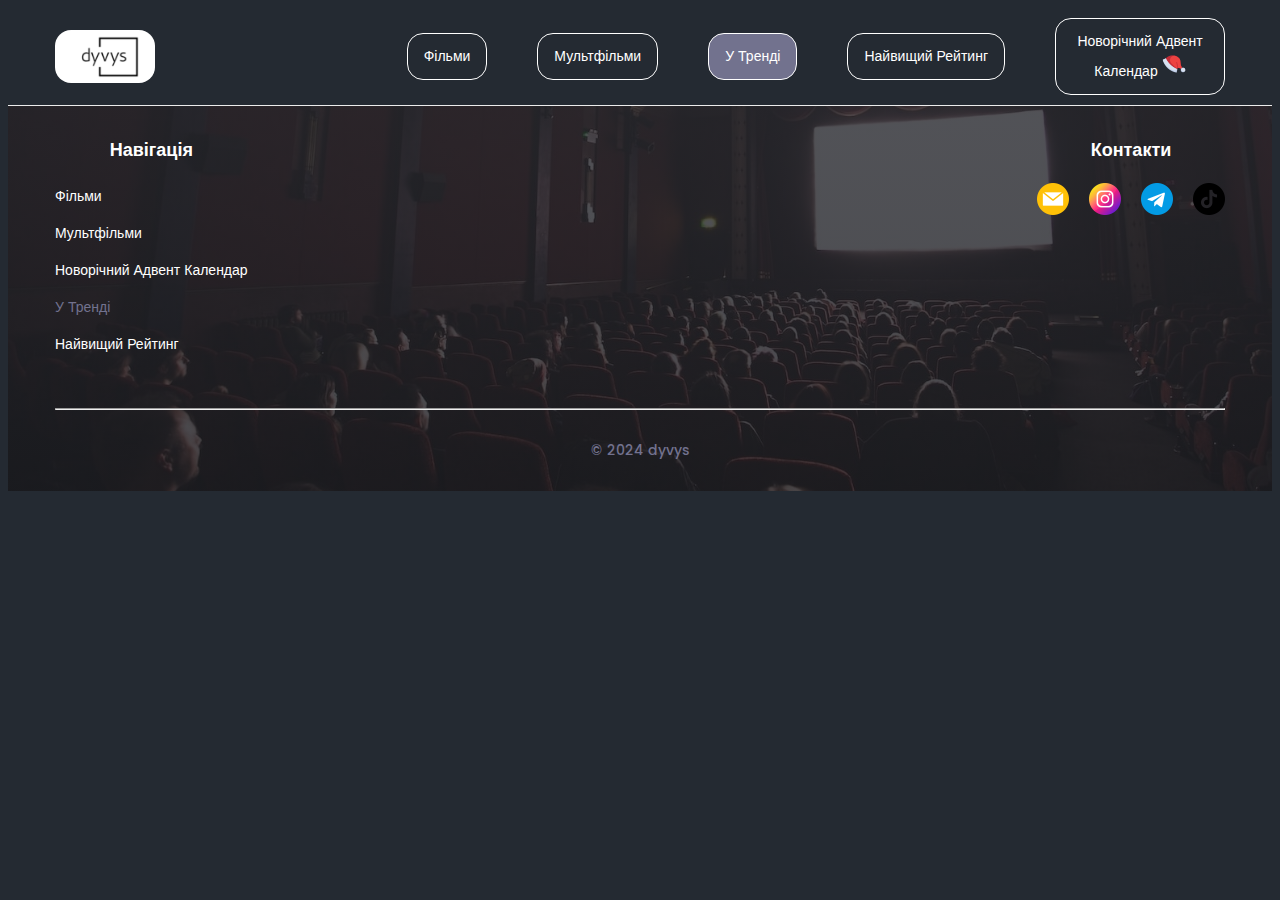
<file: trends.html>
<!DOCTYPE html>
<html lang="en">
  <head>
    <meta charset="UTF-8" />
    <meta name="viewport" content="width=device-width, initial-scale=1.0" />
    <title>У тренді | Dyvys</title>
    <link
      rel="stylesheet"
      href="https://cdnjs.cloudflare.com/ajax/libs/modern-normalize/2.0.0/modern-normalize.min.css"
      integrity="sha512-4xo8blKMVCiXpTaLzQSLSw3KFOVPWhm/TRtuPVc4WG6kUgjH6J03IBuG7JZPkcWMxJ5huwaBpOpnwYElP/m6wg=="
      crossorigin="anonymous"
      referrerpolicy="no-referrer"
    />
    <link
      href="https://fonts.googleapis.com/css2?family=Poppins:wght@400;500;600;700&display=swap"
      rel="stylesheet"
    />
    <link rel="stylesheet" href="./styles/index.css" />
    <link
      rel="apple-touch-icon"
      sizes="180x180"
      href="./images/favicons/apple-touch-icon.png"
    />
    <link
      rel="icon"
      type="image/png"
      sizes="32x32"
      href="./images/favicons/favicon-32x32.png"
    />
    <link
      rel="icon"
      type="image/png"
      sizes="16x16"
      href="./images/favicons/favicon-16x16.png"
    />
    <link rel="manifest" href="./images/favicons/site.webmanifest" />
    <link
      rel="icon shortcut"
      href="./images//favicons/favicon.ico"
      type="image/ico"
    />
  </head>
  <body>
    <header class="header">
      <div class="container">
        <nav class="navigation">
          <a href="./index.html" class="header-navigation-logo-link">
            <img
              src="./images/logo.png"
              alt="Лого вебсайту"
              width="100px"
              class="header-navigation-logo"
            />
          </a>
          <ul class="list">
            <li class="item">
              <a href="./movies.html" class="link">фільми</a>
            </li>
            <li class="item">
              <a href="./cartoons.html" class="link">мультфільми</a>
            </li>

            <li class="item">
              <a href="./trends.html" class="link active-link">у тренді</a>
            </li>
            <li class="item">
              <a href="./top-rated.html" class="link">найвищий рейтинг</a>
            </li>
            <li class="item">
              <a href="./advent-calenndar.html" class="link"
                >новорічний адвент календар
                <img
                  src="./images/header/santa-hat.png"
                  width="24px"
                  alt="Santa hat"
                  class="link-image"
              /></a>
            </li>
          </ul>
        </nav>

        <div class="mob-wrapper">
          <a href="./index.html" class="logo-link">
            <img
              src="./images/logo.png"
              alt="Лого вебсайту"
              width="60px"
              class="logo"
            />
          </a>

          <button type="button" class="burger-button js-mobile-menu-toggle">
            <img
              src="./images/header/menu-bar.png"
              alt="burger bar"
              width="36x"
              class="burger-image"
            />
          </button>

          <div class="mob-menu js-mobile-menu is-hidden">
            <button class="close-btn js-mobile-menu-close">
              <img
                src="./images/header/close.png"
                alt="cross"
                width="24px"
                class="cross-image"
              />
            </button>
            <ul class="list">
              <li class="item">
                <a href="./movies.html" class="link">фільми</a>
              </li>
              <li class="item">
                <a href="./cartoons.html" class="link">мультфільми</a>
              </li>

              <li class="item">
                <a href="./trends.html" class="link active-link">у тренді</a>
              </li>
              <li class="item">
                <a href="./top-rated.html" class="link">найвищий рейтинг</a>
              </li>
              <li class="item">
                <a href="./advent-calenndar.html" class="link"
                  >новорічний адвент календар
                  <img
                    src="./images/header/santa-hat.png"
                    width="18px"
                    alt="Santa hat"
                    class="link-image"
                /></a>
              </li>
            </ul>
          </div>
        </div>
      </div>
    </header>

    <footer class="footer">
      <div class="container">
        <ul class="footer-list">
          <li class="item">
            <h2 class="footer-title">Навігація</h2>
            <ul class="footer-navigation-list">
              <li class="footer-navigation-item">
                <a href="./movies.html" class="link">фільми</a>
              </li>
              <li class="footer-navigation-item">
                <a href="./cartoons.html" class="link">мультфільми</a>
              </li>
              <li class="footer-navigation-item">
                <a href="./advent-calenndar.html" class="link"
                  >новорічний адвент календар</a
                >
              </li>
              <li class="footer-navigation-item">
                <a href="./trends.html" class="link active-footer-link"
                  >у тренді</a
                >
              </li>
              <li class="footer-navigation-item">
                <a href="./top-rated.html" class="link">найвищий рейтинг</a>
              </li>
            </ul>
          </li>

          <li class="item">
            <h2 class="footer-title">Контакти</h2>
            <ul class="footer-contacts-list">
              <li class="footer-contacts-item">
                <a href="#" class="footer-contact-social-link">
                  <img
                    src="./images/footer/email.png"
                    alt="mail"
                    width="32px"
                  />
                </a>
              </li>
              <li class="footer-contacts-item">
                <a href="#" class="footer-contact-social-link">
                  <img
                    src="./images/footer/instagram.png"
                    alt="instagram"
                    width="32px"
                  />
                </a>
              </li>
              <li class="footer-contacts-item">
                <a href="#" class="footer-contact-social-link">
                  <img
                    src="./images/footer/telegram.png"
                    alt="telegram"
                    width="32px"
                  />
                </a>
              </li>
              <li class="footer-contacts-item">
                <a href="#" class="footer-contact-social-link">
                  <img
                    src="./images/footer/tiktok.png"
                    alt="tiktok"
                    width="32px"
                  />
                </a>
              </li>
            </ul>
          </li>
        </ul>
        <hr />
        <h3 class="copyright">&copy; 2024 dyvys</h3>
      </div>
    </footer>

    <script src="./scripts/burger-btn.js" type="module"></script>
  </body>
</html>
</file>
<file: styles/index.css>
:root {
  --main-text-color: #ffffff;
  --main-bg-color: #242a32;
  --accent-color: rgb(114, 114, 142);
  --transition-time: 0.3s;
  --transition-time-function: ease-in-out;
}

* {
  box-sizing: border-box;
}

p,
h1,
h2,
h3,
h4,
h5,
h6 {
  margin-top: 0;
  margin-bottom: 0;
}

html {
  scroll-behavior: smooth;
}

ul {
  list-style: none;
  margin-top: 0;
  margin-bottom: 0;
  padding-left: 0;
}

body {
  font-family: "Poppins", sans-serif;
  color: var(--main-text-color);
  background-color: var(--main-bg-color);
}

img {
  display: block;
  max-width: 100%;
  height: auto;
}

a {
  text-decoration: none;
  color: var(--main-text-color);
  cursor: pointer;
}

button {
  cursor: pointer;
  font-family: "Poppins";
}

.container {
  width: 100%;
  padding-left: 15px;
  padding-right: 15px;
  margin: 0 auto;
}

@media screen and (min-width: 480px) {
  .container {
    width: 480px;
  }
}

@media screen and (min-width: 768px) {
  .container {
    width: 768px;
  }
}

@media screen and (min-width: 1200px) {
  .container {
    width: 1200px;
  }
}

.section {
  padding-top: 60px;
  padding-bottom: 60px;
}

@media screen and (min-width: 1200px) {
  .section {
    padding-top: 94px;
    padding-bottom: 94px;
  }
}

/* HEADER */
.header {
  border-bottom: 1px solid #ececec;
  padding: 10px 0;
}

.navigation {
  display: none;
}

.mob-wrapper {
  display: flex;
  justify-content: space-between;
  align-items: center;
}

.mob-wrapper .logo-link img {
  border-radius: 10px;
}

.burger-button {
  background-color: var(--main-text-color);
  border-radius: 10px;
  border: none;
  display: flex;
  align-items: center;
  justify-content: center;
  cursor: pointer;
}

.is-hidden {
  opacity: 0;
  visibility: hidden;
  pointer-events: none;
  display: none;
}

.mob-menu {
  width: 100vw;
  height: 100vh;
  position: fixed;
  z-index: 999;
  background-color: var(--main-bg-color);
  top: 0;
  left: 0;
  transition: all var(--transition-time) var(--transition-time-function);
}

.close-btn {
  margin-left: auto;
  margin-top: 10px;
  margin-right: 10px;
  display: block;
  background-color: var(--main-text-color);
  border-radius: 10px;
  border: none;
  display: flex;
  align-items: center;
  justify-content: center;
  cursor: pointer;
  padding: 10px;
}

.mob-menu .list {
  margin-top: 30px;
  margin-right: 20px;
  display: flex;
  flex-direction: column;
  align-items: flex-end;
}

.mob-menu .list .item:not(:last-child) {
  margin-bottom: 10px;
}

.mob-menu .list .item .link {
  text-transform: capitalize;
  display: flex;
  align-items: center;
  padding: 10px;
}

.active-link {
  background-color: var(--accent-color);
}

.active-footer-link {
  color: var(--accent-color);
}

@media screen and (min-width: 1200px) {
  .mob-wrapper {
    display: none;
  }

  .navigation {
    display: flex;
    align-items: center;
    justify-content: space-between;
  }

  .header-navigation-logo {
    border-radius: 16px;
  }

  .header-navigation-logo-link {
    position: relative;
  }

  .header-navigation-logo-link::after {
    content: "";
    position: absolute;
    left: 0;
    bottom: -1px;
    display: block;
    width: 100%;
    height: 3px;
    border-radius: 2px;
    background-color: var(--accent-color);
    transition: all var(--transition-time) var(--transition-time-function);
    transform: scaleX(0);
    transform-origin: left;
  }

  .header-navigation-logo-link:hover::after,
  .header-navigation-logo-link:focus::after {
    transform: scaleX(1);
  }

  .header .navigation .list {
    display: flex;
    align-items: center;
  }

  .header .navigation .list .item:not(:last-child) {
    margin-right: 50px;
  }

  .header .navigation .list .item {
    max-width: 170px;
    text-align: center;
  }

  .header .navigation .list .item .link {
    text-transform: capitalize;
    text-align: center;
    font-family: "Poppins", sans-serif;
    font-size: 14px;
    font-style: normal;
    font-weight: 500;
    line-height: normal;
    padding: 12px 16px;
    display: block;
    transition: all var(--transition-time) var(--transition-time-function);
    border-radius: 16px;
    border: 1px solid var(--main-text-color);
  }

  .header .navigation .list .item .link:hover,
  .header .navigation .list .item .link:focus {
    background-color: var(--accent-color);
  }

  .header .navigation .list .item .link .link-image {
    display: inline-block;
  }
}

/* HERO */

.hero {
  padding-top: 80px;
  padding-bottom: 80px;
  background-image: linear-gradient(
      rgba(47, 48, 58, 0.4),
      rgba(47, 48, 58, 0.4)
    ),
    url(../images/hero/bg.jpg);
  background-repeat: no-repeat;
  background-position: center;
  background-size: cover;
}

.hero-title {
  font-family: "Poppins", sans-serif;
  font-size: 36px;
  font-style: normal;
  font-weight: 700;
  line-height: normal;
  text-align: center;
}

.hero .text {
  margin-top: 20px;
  font-size: 18px;
  font-style: normal;
  font-weight: 500;
  line-height: normal;
  text-align: center;
}

.hero-arrow {
  display: block;
  margin: 70px 0;
}

.hero-arrow:hover,
.hero-arrow:focus {
  animation: bounce 1s var(--transition-time-function);
}

@keyframes bounce {
  0%,
  20%,
  50%,
  80%,
  100% {
    transform: translateY(0);
  }
  40% {
    transform: translateY(20px);
  }
  60% {
    transform: translateY(-20px);
  }
}

.hero-arrow img {
  display: block;
  margin: 0 auto;
}

@media screen and (min-width: 1200px) {
  .hero {
    padding-top: 180px;
    padding-bottom: 180px;
  }

  .hero-title {
    font-size: 60px;
  }

  .hero .text {
    margin-top: 50px;
    font-size: 24px;
  }
}

/* Section */
.title {
  font-size: 22px;
  font-style: normal;
  font-weight: 600;
  line-height: normal;
  padding-left: 10px;
}

.section-title-wrapper {
  display: flex;
  flex-direction: column;
}

.section-title-wrapper .link {
  margin-top: 10px;
  margin-bottom: 10px;
  text-align: center;
  font-family: "Poppins", sans-serif;
  font-size: 14px;
  font-style: normal;
  font-weight: 500;
  line-height: normal;
  padding: 12px 16px;
  display: block;
  transition: all var(--transition-time) var(--transition-time-function);
  border-radius: 16px;
  border: 1px solid var(--main-text-color);
}

.section-title-wrapper .link:hover,
.section-title-wrapper .link:focus {
  background-color: var(--accent-color);
}

.movies-list {
  display: flex;
  flex-direction: column;
  align-items: center;
  margin-top: 30px;
}

.movies-item {
  width: 340px;
  height: auto;
  padding: 10px;
  display: flex;
  flex-direction: column;
}

.movies-item:not(:last-child) {
  margin-bottom: 30px;
}

.movies-item img {
  object-fit: cover;
  width: auto;
  min-width: 100%;
  height: 300px;
  border-radius: 12px;
}

.movie-title {
  text-align: center;
  font-family: "Poppins", sans-serif;
  font-size: 18px;
  font-style: normal;
  font-weight: 600;
  line-height: normal;
  margin-top: 20px;
  margin-bottom: 10px;
}

.genres-list {
  display: flex;
  flex-wrap: wrap;
  margin-bottom: 20px;
}

.gnre-item:first-child {
  margin-left: 0;
}

.gnre-item:last-child {
  margin-right: 0;
}

.gnre-item {
  margin: 3px;
}

.genre-text {
  font-size: 14px;
  font-style: normal;
  font-weight: 400;
  line-height: normal;
  background-color: var(--accent-color);
  color: var(--main-text-color);
  padding: 2px 5px;
  border-radius: 5px;
}

.movies-item-footer {
  margin-top: 20px;
  display: flex;
  justify-content: space-between;
}

.movie-year {
  font-size: 14px;
  font-style: normal;
  font-weight: 400;
  line-height: normal;
  color: var(--main-text-color);
}

.movie-rating {
  font-size: 14px;
  font-style: normal;
  font-weight: 400;
  line-height: normal;
  color: var(--accent-color);
}

@media screen and (min-width: 768px) {
  .section-title-wrapper {
    flex-direction: row;
    align-items: center;
    justify-content: space-between;
  }

  .movies-list {
    flex-direction: row;
    flex-wrap: wrap;
    align-items: center;
    justify-content: center;
  }

  .movies-item:nth-last-child(-n + 2) {
    margin-bottom: 0;
  }
}

@media screen and (min-width: 1200px) {
  .title {
    font-size: 32px;
    text-decoration: underline;
  }

  .movies-list {
    margin-top: 30px;
    flex-wrap: nowrap;
  }

  .movies-item:not(:last-child) {
    margin-bottom: 0px;
  }

  .movies-item img {
    object-fit: cover;
    width: auto;
    min-width: 100%;
    height: 300px;
    border-radius: 12px;
  }
}

/* TRENDS */
.trends {
  padding-top: 0;
}

/* RATED */
.rated {
  padding-top: 0;
}

/* CARTOONS */
.cartoons {
  padding-top: 0;
}

/* FOOTER */
.footer {
  padding-top: 30px;
  padding-bottom: 30px;
  background-image: linear-gradient(
      rgba(38, 39, 45, 0.8),
      rgba(28, 29, 34, 0.8)
    ),
    url(../images/footer/bg.jpg);
  background-repeat: no-repeat;
  background-position: center;
  background-size: cover;
}

.footer-list {
  display: flex;
  flex-direction: column;
  align-items: center;
  margin-bottom: 20px;
}

.footer-title {
  text-align: center;
  margin-bottom: 20px;
  font-size: 18px;
  font-style: normal;
  font-weight: 600;
  line-height: normal;
  color: var(--main-text-color);
}

.footer-navigation-list {
  display: flex;
  flex-direction: column;
  align-items: flex-start;
}

.footer-list .item {
  margin-bottom: 30px;
}

.footer-navigation-item:not(:last-child) {
  margin-bottom: 10px;
}

.footer-navigation-item .link {
  text-transform: capitalize;
  font-family: "Poppins", sans-serif;
  font-size: 14px;
  font-style: normal;
  font-weight: 500;
  line-height: normal;
  padding: 3px 0;
  display: block;
  transition: all var(--transition-time) var(--transition-time-function);
}

.footer-navigation-item .link:hover,
.footer-navigation-item .link:focus {
  color: var(--accent-color);
}

.copyright {
  font-family: "Poppins", sans-serif;
  font-size: 14px;
  font-style: normal;
  font-weight: 500;
  line-height: normal;
  color: var(--accent-color);
  text-align: center;
  margin-top: 30px;
}

.footer-contacts-list {
  display: flex;
}

.footer-contacts-item:not(:last-child) {
  margin-right: 20px;
}

@media screen and (min-width: 768px) {
  .footer-list {
    flex-direction: row;
    justify-content: space-between;
    align-items: flex-start;
    margin-bottom: 20px;
  }
}
</file>
